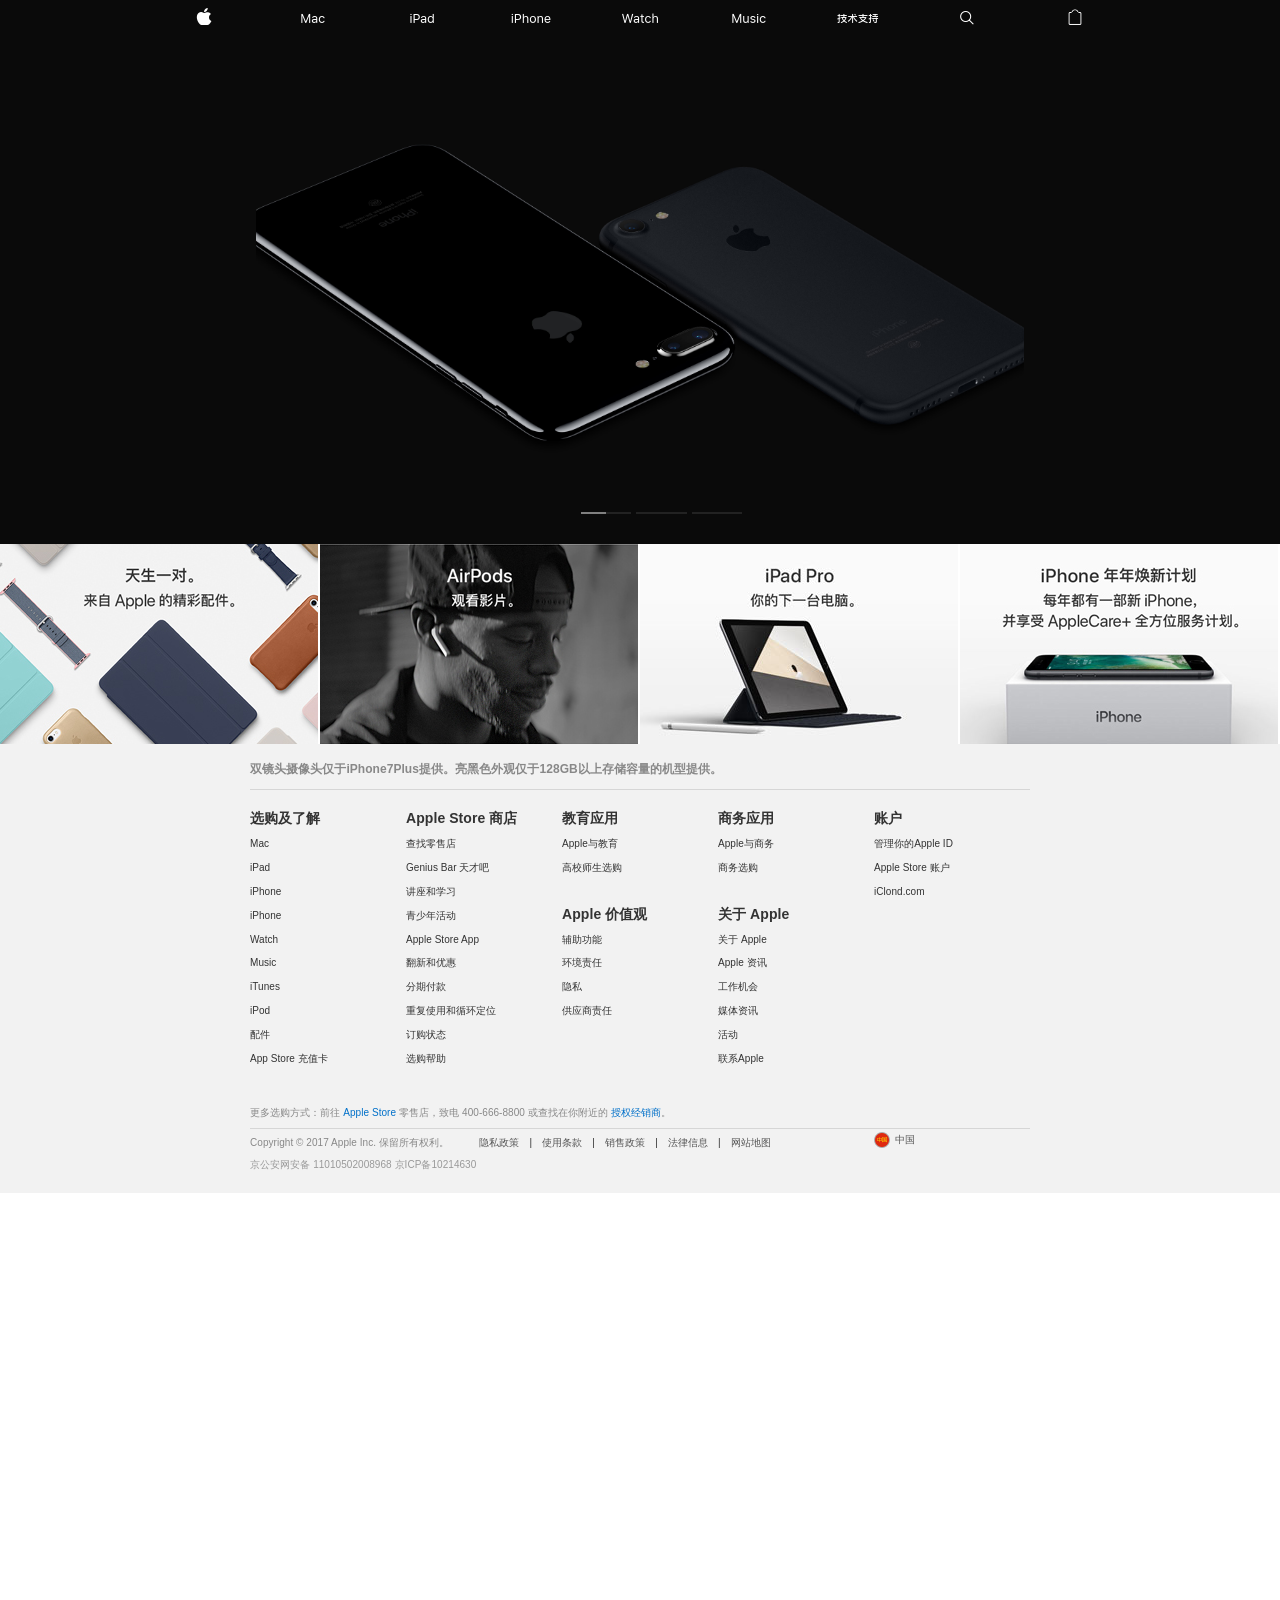
<file: index.html>
<!DOCTYPE html>
<html lang="en">
<head>
    <meta charset="UTF-8">
    <title>Apple</title>
    <link rel="stylesheet" href="font/iconfont.css">
    <link rel="stylesheet" href="css/public.css">
    <link rel="stylesheet" href="css/index.css">
    <link rel="stylesheet" href="css/apple.css">
    <script src="js/jquery.min.js"></script>
    <script src="js/index.js"></script>
</head>
<body>
<div class="small">
    <div class="nav">
        <div class="con">
            <ul class="nav-list">
                <li>
                    <div class="btn">
                        <div class="line1"></div>
                        <div class="line2"></div>
                    </div>
                </li>
                <li><a href="" class="iconfont icon-apple_large"></a></li>
                <li><a href="" class="iconfont icon-bag_large"></a></li>
            </ul>
        </div>
    </div>
    <ul class="nume">
        <li><a href="" class="iconfont icon-mac_large"></a></li>
        <li><a href="" class="iconfont icon-ipad_large"></a></li>
        <li><a href="" class="iconfont icon-iphone_large"></a></li>
        <li><a href="" class="iconfont icon-watch_large"></a></li>
        <li><a href="" class="iconfont icon-music_large"></a></li>
        <li><a href="" class="iconfont icon-support_large"></a></li>
        <li class="one">
            <span class="iconfont icon-search_large">
            </span>
            <span class="last">搜索apple.com</span>
        </li>
    </ul>
</div>
<div class="large">
    <div class="nav">
        <div class="con">
            <ul class="nav-list">
                <li><a href="" class="iconfont icon-apple_large"></a></li>
                <li><a href="" class="iconfont icon-mac_large"></a></li>
                <li><a href="" class="iconfont icon-ipad_large"></a></li>
                <li><a href="" class="iconfont icon-iphone_large"></a></li>
                <li><a href="" class="iconfont icon-watch_large"></a></li>
                <li><a href="" class="iconfont icon-music_large"></a></li>
                <li><a href="" class="iconfont icon-support_large"></a></li>
                <li><a href="" class="iconfont icon-search_large"></a></li>
                <li><a href="" class="iconfont icon-bag_large"></a></li>
            </ul>
        </div>
    </div>
</div>
<div class="banner">
    <ul class="imgbox">
        <li class="img"><a href=""></a></li>
        <li class="img"><a href=""></a></li>
        <li class="img"><a href=""></a></li>
    </ul>
    <div class="left">
        <div class="leftbtn"><</div>
    </div>
    <div class="right">
        <div class="rightbtn">></div>
    </div>
    <ul class="lunbo">
        <li class="lbtn">
            <div class="progress"></div>
        </li>
        <li class="lbtn">
            <div class="progress"></div>
        </li>
        <li class="lbtn">
            <div class="progress"></div>
        </li>
    </ul>
</div>
<div class="container">
    <div class="row">
        <ul class="forebox col-l-12 col-m-12 col-s-12">
            <div class="container">
                <div class="row">
                    <li class="foreimg col-l-3 col-m-6 col-s-12"><a href=""></a></li>
                    <li class="foreimg col-l-3 col-m-6 col-s-12"><a href=""></a></li>
                    <li class="foreimg col-l-3 col-m-6 col-s-12"><a href=""></a></li>
                    <li class="foreimg col-l-3 col-m-6 col-s-12"><a href=""></a></li>
                </div>
            </div>
        </ul>
    </div>
</div>
<div class="server">
    <div class="con">
        <h2>双镜头摄像头仅于iPhone7Plus提供。亮黑色外观仅于128GB以上存储容量的机型提供。</h2>
        <div class="cont">
          <dl>
              <dt>选购及了解</dt>
              <dd><a href="">Mac</a></dd>
              <dd><a href="">iPad</a></dd>
              <dd><a href="">iPhone</a></dd>
              <dd><a href="">iPhone</a></dd>
              <dd><a href="">Watch</a></dd>
              <dd><a href="">Music</a></dd>
              <dd><a href="">iTunes</a></dd>
              <dd><a href="">iPod</a></dd>
              <dd><a href="">配件</a></dd>
              <dd><a href="">App Store 充值卡</a></dd>
          </dl>
            <dl>
                <dt>Apple Store 商店</dt>
                <dd><a href="">查找零售店</a></dd>
                <dd><a href="">Genius Bar 天才吧</a></dd>
                <dd><a href="">讲座和学习</a></dd>
                <dd><a href="">青少年活动</a></dd>
                <dd><a href=""> Apple Store App</a></dd>
                <dd><a href="">翻新和优惠</a></dd>
                <dd><a href="">分期付款</a></dd>
                <dd><a href="">重复使用和循环定位</a></dd>
                <dd><a href="">订购状态</a></dd>
                <dd><a href="">选购帮助</a></dd>
            </dl>
            <dl>
                <dt>教育应用</dt>
                <dd><a href="">Apple与教育</a></dd>
                <dd><a href="">高校师生选购</a></dd>
            </dl>
            <dl>
                <dt>商务应用</dt>
                <dd><a href="">Apple与商务</a></dd>
                <dd><a href="">商务选购</a></dd>
            </dl>
            <dl>
                <dt>账户</dt>
                <dd><a href="">管理你的Apple ID</a></dd>
                <dd><a href="">Apple Store 账户</a></dd>
                <dd><a href="">iClond.com</a></dd>
            </dl>
            <dl>
                <dt>Apple 价值观</dt>
                <dd><a href="">辅助功能</a></dd>
                <dd><a href="">环境责任</a></dd>
                <dd><a href="">隐私</a></dd>
                <dd><a href="">供应商责任</a></dd>
            </dl>
            <dl>
                <dt>关于 Apple</dt>
                <dd><a href="">关于 Apple</a></dd>
                <dd><a href="">Apple 资讯</a></dd>
                <dd><a href="">工作机会</a></dd>
                <dd><a href="">媒体资讯</a></dd>
                <dd><a href="">活动</a></dd>
                <dd><a href="">联系Apple</a></dd>
            </dl>
            <div class="clear" style="clear:both"></div>
        </div>
        <ul class="smallfooter">
            <li class="smallli">
                <div class="topxuan">
                    <a href="" class="xuangou aa">选购及了解</a>
                    <span class="add">+</span>
                </div>
                <ul class="footermune">
                    <li><a href="javascript:;">Mac</a></li>
                    <li><a href="javascript:;">iPad</a></li>
                    <li><a href="javascript:;">iPhone</a></li>
                    <li><a href="javascript:;">Watch</a></li>
                    <li><a href="javascript:;">Music</a></li>
                    <li><a href="javascript:;">Itnues</a></li>
                    <li><a href="javascript:;">iPod</a></li>
                    <li><a href="javascript:;">配件</a></li>
                    <li><a href="javascript:;">App Store充值卡</a></li>
                </ul>
            </li>
            <li>
                <div class="topxuan">
                    <a href="" class="xuangou aa">Apple Store</a>
                    <span class="add">+</span>
                </div>
                <ul class="footermune">
                    <li><a href="">查找零售店</a></li>
                    <li><a href="">Genius Bar 天才吧</a></li>
                    <li><a href="">讲座和学习</a></li>
                    <li><a href="">青少年活动</a></li>
                    <li><a href="">Apple Store App</a></li>
                    <li><a href="">翻新和优惠</a></li>
                    <li><a href="">分期付款</a></li>
                    <li><a href="">重复使用和循环利用</a></li>
                    <li><a href="">订单状态</a></li>
                    <li><a href="">选购帮助</a></li>
                </ul>
            </li>
            <li>
                <div class="topxuan">
                    <a href="" class="xuangou aa">教育应用</a>
                    <span class="add">+</span>
                </div>
                <ul class="footermune">
                    <li><a href="">Apple与教育</a></li>
                    <li><a href="">高校师生选购</a></li>
                </ul>
            </li>
            <li>
                <div class="topxuan">
                    <a href="" class="xuangou aa">商务应用</a>
                    <span class="add">+</span>
                </div>

                <ul class="footermune">
                    <li><a href="">Apple与商务</a></li>
                    <li><a href="">商务选购</a></li>
                </ul>
            </li>
            <li>
                <div class="topxuan">
                    <a href="" class="xuangou aa">账户</a>
                    <span class="add">+</span>
                </div>

                <ul class="footermune">
                    <li><a href="">管理你的Apple ID</a></li>
                    <li><a href="">Apple Store账户</a></li>
                    <li><a href="">iCloud.com</a></li>
                </ul>
            </li>
            <li>
                <div class="topxuan">
                    <a href="" class="xuangou aa">Apple价值观</a>
                    <span class="add">+</span>
                </div>

                <ul class="footermune">
                    <li><a href="">辅助功能</a></li>
                    <li><a href="">环境责任</a></li>
                    <li><a href="">隐私</a></li>
                    <li><a href="">供应商责任</a></li>
                </ul>
            </li>
            <li>
                <div class="topxuan">
                    <a href="" class="xuangou aa">关于Apple</a>
                    <span class="add">+</span>
                </div>
                <ul class="footermune">
                    <li><a href="">Apple 资讯</a></li>
                    <li><a href="">工作机会</a></li>
                    <li><a href="">媒体资讯</a></li>
                    <li><a href="">活动</a></li>
                    <li><a href="">联系 Apple</a></li>
                </ul>
            </li>
        </ul>
        <div class="shop">更多选购方式：前往 <a href="">Apple Store</a> 零售店，致电 400-666-8800 或查找在你附近的 <a href="">授权经销商</a>。
        </div>
        <div class="legal">
            <div class="right">
                <span class="china"></span>
                <span>中国</span>
            </div>
            <div class="copyright">Copyright © 2017 Apple Inc. 保留所有权利。</div>
            <ul>
                <li><a href="">隐私政策</a></li>
                <li>|</li>
                <li><a href="">使用条款</a></li>
                <li>|</li>
                <li><a href="">销售政策</a></li>
                <li>|</li>
                <li><a href="">法律信息</a></li>
                <li>|</li>
                <li><a href="">网站地图</a></li>
            </ul>

        </div>
        <br>
        <p class="dibup">京公安网安备 11010502008968 <a href="">京ICP备10214630</a> </p>
    </div>
</div>
</body>
</html>
<!-- 浏览器最小化后  浏览器失去焦点   setInterval进程还在继续  但界面显示的还是最小化时候的状态
window.onblur=function(){
    clearInterval(t1)
}
window.onblur=function(){
    t1=setInterval();
} -->
</file>
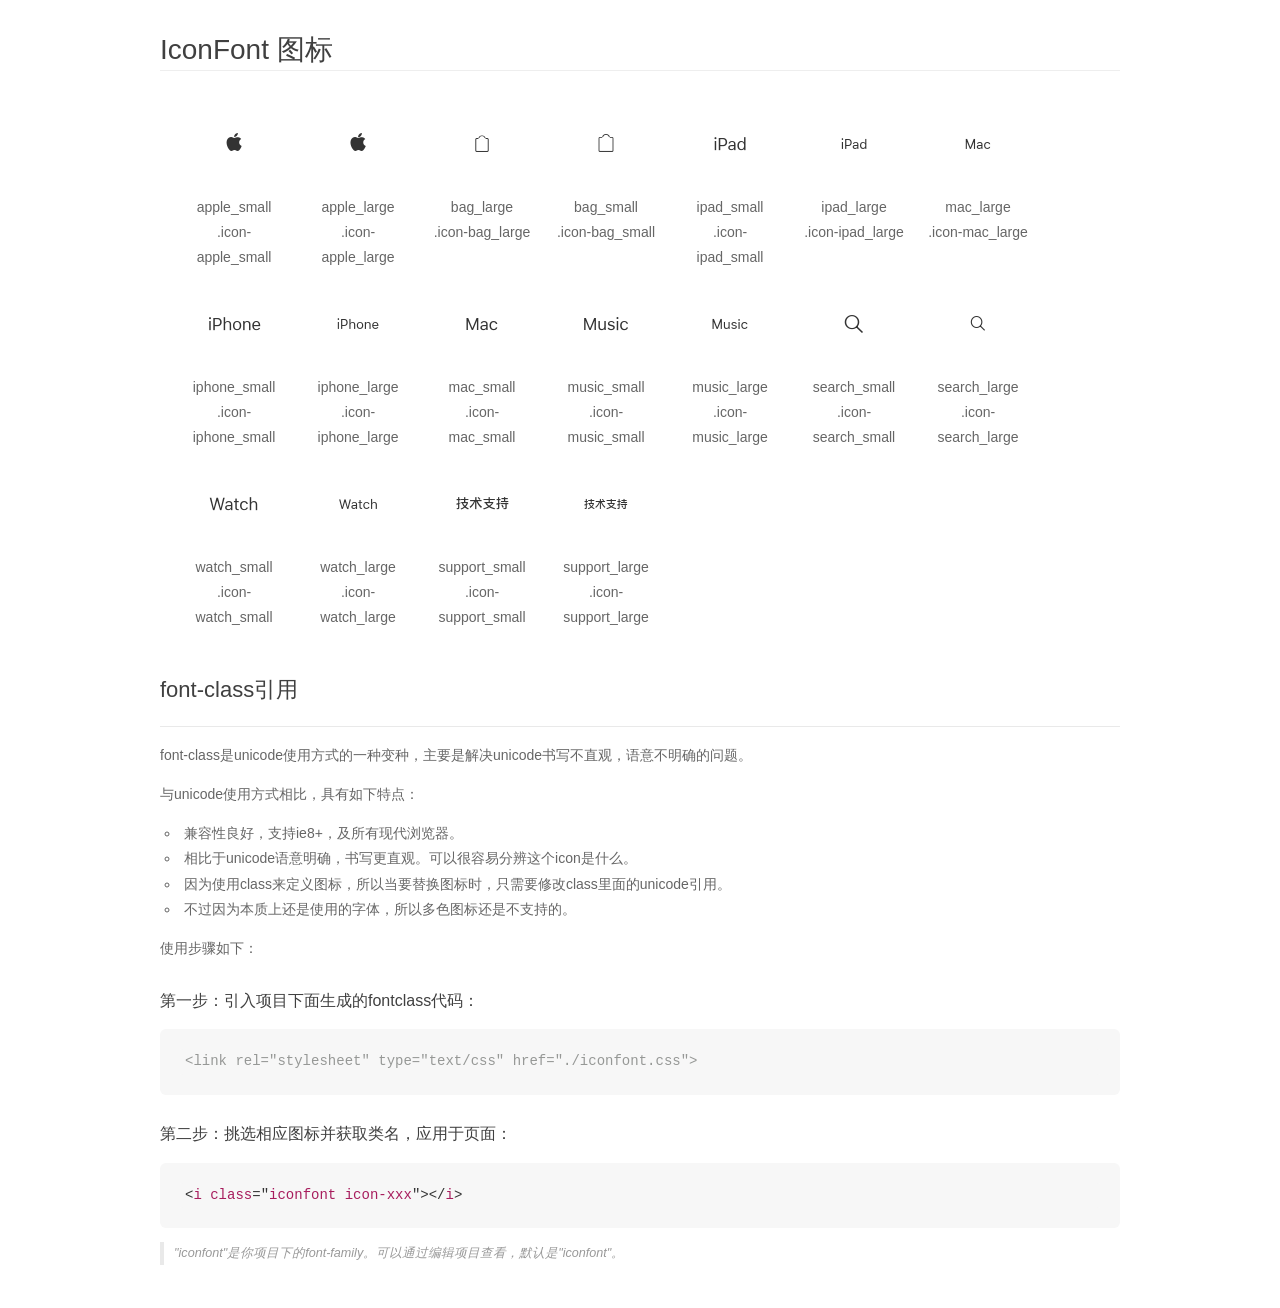
<file: font/demo_fontclass.html>
<!DOCTYPE html>
<html>
<head>
    <meta charset="utf-8"/>
    <title>IconFont</title>
    <link rel="stylesheet" href="demo.css">
    <link rel="stylesheet" href="iconfont.css">
</head>
<body>
    <div class="main markdown">
        <h1>IconFont 图标</h1>
        <ul class="icon_lists clear">
            
                <li>
                <i class="icon iconfont icon-apple_small"></i>
                    <div class="name">apple_small</div>
                    <div class="fontclass">.icon-apple_small</div>
                </li>
            
                <li>
                <i class="icon iconfont icon-apple_large"></i>
                    <div class="name">apple_large</div>
                    <div class="fontclass">.icon-apple_large</div>
                </li>
            
                <li>
                <i class="icon iconfont icon-bag_large"></i>
                    <div class="name">bag_large</div>
                    <div class="fontclass">.icon-bag_large</div>
                </li>
            
                <li>
                <i class="icon iconfont icon-bag_small"></i>
                    <div class="name">bag_small</div>
                    <div class="fontclass">.icon-bag_small</div>
                </li>
            
                <li>
                <i class="icon iconfont icon-ipad_small"></i>
                    <div class="name">ipad_small</div>
                    <div class="fontclass">.icon-ipad_small</div>
                </li>
            
                <li>
                <i class="icon iconfont icon-ipad_large"></i>
                    <div class="name">ipad_large</div>
                    <div class="fontclass">.icon-ipad_large</div>
                </li>
            
                <li>
                <i class="icon iconfont icon-mac_large"></i>
                    <div class="name">mac_large</div>
                    <div class="fontclass">.icon-mac_large</div>
                </li>
            
                <li>
                <i class="icon iconfont icon-iphone_small"></i>
                    <div class="name">iphone_small</div>
                    <div class="fontclass">.icon-iphone_small</div>
                </li>
            
                <li>
                <i class="icon iconfont icon-iphone_large"></i>
                    <div class="name">iphone_large</div>
                    <div class="fontclass">.icon-iphone_large</div>
                </li>
            
                <li>
                <i class="icon iconfont icon-mac_small"></i>
                    <div class="name">mac_small</div>
                    <div class="fontclass">.icon-mac_small</div>
                </li>
            
                <li>
                <i class="icon iconfont icon-music_small"></i>
                    <div class="name">music_small</div>
                    <div class="fontclass">.icon-music_small</div>
                </li>
            
                <li>
                <i class="icon iconfont icon-music_large"></i>
                    <div class="name">music_large</div>
                    <div class="fontclass">.icon-music_large</div>
                </li>
            
                <li>
                <i class="icon iconfont icon-search_small"></i>
                    <div class="name">search_small</div>
                    <div class="fontclass">.icon-search_small</div>
                </li>
            
                <li>
                <i class="icon iconfont icon-search_large"></i>
                    <div class="name">search_large</div>
                    <div class="fontclass">.icon-search_large</div>
                </li>
            
                <li>
                <i class="icon iconfont icon-watch_small"></i>
                    <div class="name">watch_small</div>
                    <div class="fontclass">.icon-watch_small</div>
                </li>
            
                <li>
                <i class="icon iconfont icon-watch_large"></i>
                    <div class="name">watch_large</div>
                    <div class="fontclass">.icon-watch_large</div>
                </li>
            
                <li>
                <i class="icon iconfont icon-support_small"></i>
                    <div class="name">support_small</div>
                    <div class="fontclass">.icon-support_small</div>
                </li>
            
                <li>
                <i class="icon iconfont icon-support_large"></i>
                    <div class="name">support_large</div>
                    <div class="fontclass">.icon-support_large</div>
                </li>
            
        </ul>

        <h2 id="font-class-">font-class引用</h2>
        <hr>

        <p>font-class是unicode使用方式的一种变种，主要是解决unicode书写不直观，语意不明确的问题。</p>
        <p>与unicode使用方式相比，具有如下特点：</p>
        <ul>
        <li>兼容性良好，支持ie8+，及所有现代浏览器。</li>
        <li>相比于unicode语意明确，书写更直观。可以很容易分辨这个icon是什么。</li>
        <li>因为使用class来定义图标，所以当要替换图标时，只需要修改class里面的unicode引用。</li>
        <li>不过因为本质上还是使用的字体，所以多色图标还是不支持的。</li>
        </ul>
        <p>使用步骤如下：</p>
        <h3 id="-fontclass-">第一步：引入项目下面生成的fontclass代码：</h3>


        <pre><code class="lang-js hljs javascript"><span class="hljs-comment">&lt;link rel="stylesheet" type="text/css" href="./iconfont.css"&gt;</span></code></pre>
        <h3 id="-">第二步：挑选相应图标并获取类名，应用于页面：</h3>
        <pre><code class="lang-css hljs">&lt;<span class="hljs-selector-tag">i</span> <span class="hljs-selector-tag">class</span>="<span class="hljs-selector-tag">iconfont</span> <span class="hljs-selector-tag">icon-xxx</span>"&gt;&lt;/<span class="hljs-selector-tag">i</span>&gt;</code></pre>
        <blockquote>
        <p>"iconfont"是你项目下的font-family。可以通过编辑项目查看，默认是"iconfont"。</p>
        </blockquote>
    </div>
</body>
</html>
</file>
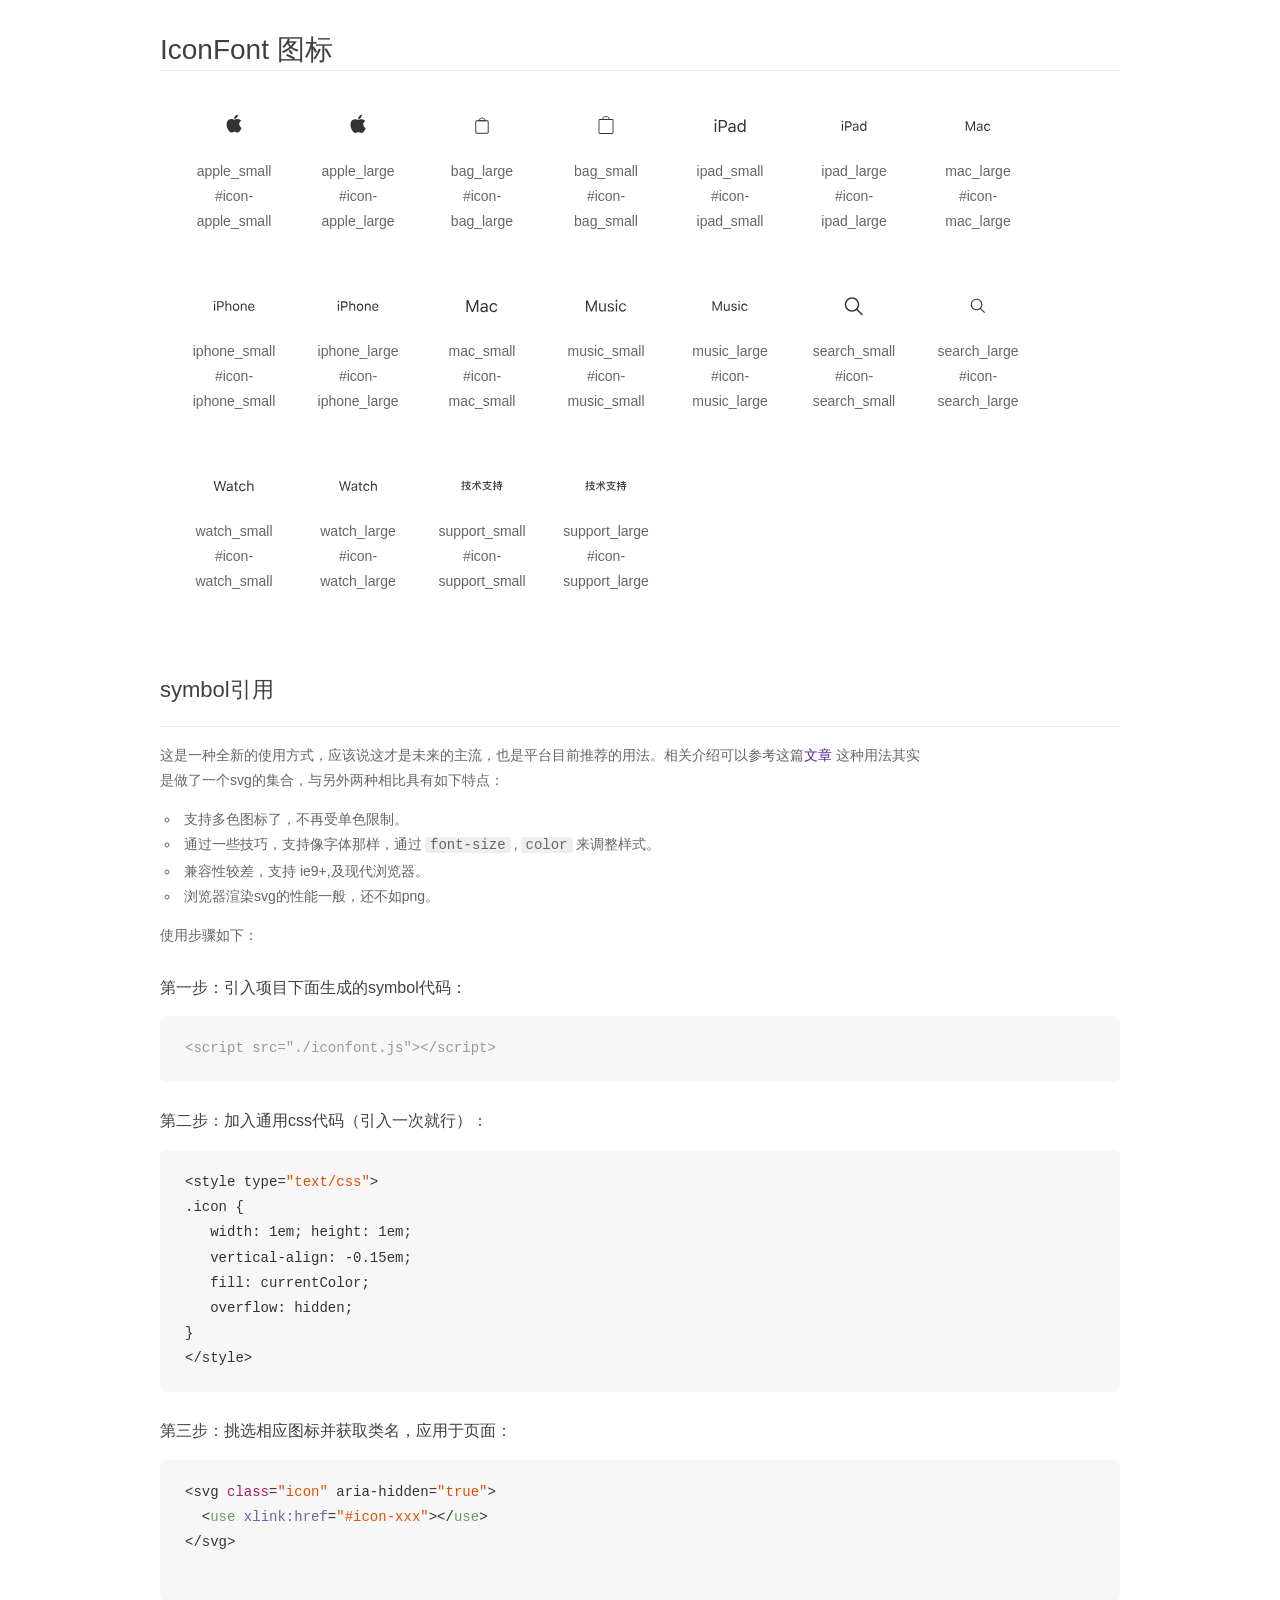
<file: font/demo_symbol.html>
<!DOCTYPE html>
<html>
<head>
    <meta charset="utf-8"/>
    <title>IconFont</title>
    <link rel="stylesheet" href="demo.css">
    <script src="iconfont.js"></script>

    <style type="text/css">
        .icon {
          /* 通过设置 font-size 来改变图标大小 */
          width: 1em; height: 1em;
          /* 图标和文字相邻时，垂直对齐 */
          vertical-align: -0.15em;
          /* 通过设置 color 来改变 SVG 的颜色/fill */
          fill: currentColor;
          /* path 和 stroke 溢出 viewBox 部分在 IE 下会显示
             normalize.css 中也包含这行 */
          overflow: hidden;
        }

    </style>
</head>
<body>
    <div class="main markdown">
        <h1>IconFont 图标</h1>
        <ul class="icon_lists clear">
            
                <li>
                    <svg class="icon" aria-hidden="true">
                        <use xlink:href="#icon-apple_small"></use>
                    </svg>
                    <div class="name">apple_small</div>
                    <div class="fontclass">#icon-apple_small</div>
                </li>
            
                <li>
                    <svg class="icon" aria-hidden="true">
                        <use xlink:href="#icon-apple_large"></use>
                    </svg>
                    <div class="name">apple_large</div>
                    <div class="fontclass">#icon-apple_large</div>
                </li>
            
                <li>
                    <svg class="icon" aria-hidden="true">
                        <use xlink:href="#icon-bag_large"></use>
                    </svg>
                    <div class="name">bag_large</div>
                    <div class="fontclass">#icon-bag_large</div>
                </li>
            
                <li>
                    <svg class="icon" aria-hidden="true">
                        <use xlink:href="#icon-bag_small"></use>
                    </svg>
                    <div class="name">bag_small</div>
                    <div class="fontclass">#icon-bag_small</div>
                </li>
            
                <li>
                    <svg class="icon" aria-hidden="true">
                        <use xlink:href="#icon-ipad_small"></use>
                    </svg>
                    <div class="name">ipad_small</div>
                    <div class="fontclass">#icon-ipad_small</div>
                </li>
            
                <li>
                    <svg class="icon" aria-hidden="true">
                        <use xlink:href="#icon-ipad_large"></use>
                    </svg>
                    <div class="name">ipad_large</div>
                    <div class="fontclass">#icon-ipad_large</div>
                </li>
            
                <li>
                    <svg class="icon" aria-hidden="true">
                        <use xlink:href="#icon-mac_large"></use>
                    </svg>
                    <div class="name">mac_large</div>
                    <div class="fontclass">#icon-mac_large</div>
                </li>
            
                <li>
                    <svg class="icon" aria-hidden="true">
                        <use xlink:href="#icon-iphone_small"></use>
                    </svg>
                    <div class="name">iphone_small</div>
                    <div class="fontclass">#icon-iphone_small</div>
                </li>
            
                <li>
                    <svg class="icon" aria-hidden="true">
                        <use xlink:href="#icon-iphone_large"></use>
                    </svg>
                    <div class="name">iphone_large</div>
                    <div class="fontclass">#icon-iphone_large</div>
                </li>
            
                <li>
                    <svg class="icon" aria-hidden="true">
                        <use xlink:href="#icon-mac_small"></use>
                    </svg>
                    <div class="name">mac_small</div>
                    <div class="fontclass">#icon-mac_small</div>
                </li>
            
                <li>
                    <svg class="icon" aria-hidden="true">
                        <use xlink:href="#icon-music_small"></use>
                    </svg>
                    <div class="name">music_small</div>
                    <div class="fontclass">#icon-music_small</div>
                </li>
            
                <li>
                    <svg class="icon" aria-hidden="true">
                        <use xlink:href="#icon-music_large"></use>
                    </svg>
                    <div class="name">music_large</div>
                    <div class="fontclass">#icon-music_large</div>
                </li>
            
                <li>
                    <svg class="icon" aria-hidden="true">
                        <use xlink:href="#icon-search_small"></use>
                    </svg>
                    <div class="name">search_small</div>
                    <div class="fontclass">#icon-search_small</div>
                </li>
            
                <li>
                    <svg class="icon" aria-hidden="true">
                        <use xlink:href="#icon-search_large"></use>
                    </svg>
                    <div class="name">search_large</div>
                    <div class="fontclass">#icon-search_large</div>
                </li>
            
                <li>
                    <svg class="icon" aria-hidden="true">
                        <use xlink:href="#icon-watch_small"></use>
                    </svg>
                    <div class="name">watch_small</div>
                    <div class="fontclass">#icon-watch_small</div>
                </li>
            
                <li>
                    <svg class="icon" aria-hidden="true">
                        <use xlink:href="#icon-watch_large"></use>
                    </svg>
                    <div class="name">watch_large</div>
                    <div class="fontclass">#icon-watch_large</div>
                </li>
            
                <li>
                    <svg class="icon" aria-hidden="true">
                        <use xlink:href="#icon-support_small"></use>
                    </svg>
                    <div class="name">support_small</div>
                    <div class="fontclass">#icon-support_small</div>
                </li>
            
                <li>
                    <svg class="icon" aria-hidden="true">
                        <use xlink:href="#icon-support_large"></use>
                    </svg>
                    <div class="name">support_large</div>
                    <div class="fontclass">#icon-support_large</div>
                </li>
            
        </ul>


        <h2 id="symbol-">symbol引用</h2>
        <hr>

        <p>这是一种全新的使用方式，应该说这才是未来的主流，也是平台目前推荐的用法。相关介绍可以参考这篇<a href="">文章</a>
        这种用法其实是做了一个svg的集合，与另外两种相比具有如下特点：</p>
        <ul>
          <li>支持多色图标了，不再受单色限制。</li>
          <li>通过一些技巧，支持像字体那样，通过<code>font-size</code>,<code>color</code>来调整样式。</li>
          <li>兼容性较差，支持 ie9+,及现代浏览器。</li>
          <li>浏览器渲染svg的性能一般，还不如png。</li>
        </ul>
        <p>使用步骤如下：</p>
        <h3 id="-symbol-">第一步：引入项目下面生成的symbol代码：</h3>
        <pre><code class="lang-js hljs javascript"><span class="hljs-comment">&lt;script src="./iconfont.js"&gt;&lt;/script&gt;</span></code></pre>
        <h3 id="-css-">第二步：加入通用css代码（引入一次就行）：</h3>
        <pre><code class="lang-js hljs javascript">&lt;style type=<span class="hljs-string">"text/css"</span>&gt;
.icon {
   width: <span class="hljs-number">1</span>em; height: <span class="hljs-number">1</span>em;
   vertical-align: <span class="hljs-number">-0.15</span>em;
   fill: currentColor;
   overflow: hidden;
}
&lt;<span class="hljs-regexp">/style&gt;</span></code></pre>
        <h3 id="-">第三步：挑选相应图标并获取类名，应用于页面：</h3>
        <pre><code class="lang-js hljs javascript">&lt;svg <span class="hljs-class"><span class="hljs-keyword">class</span></span>=<span class="hljs-string">"icon"</span> aria-hidden=<span class="hljs-string">"true"</span>&gt;<span class="xml"><span class="hljs-tag">
  &lt;<span class="hljs-name">use</span> <span class="hljs-attr">xlink:href</span>=<span class="hljs-string">"#icon-xxx"</span>&gt;</span><span class="hljs-tag">&lt;/<span class="hljs-name">use</span>&gt;</span>
</span>&lt;<span class="hljs-regexp">/svg&gt;
        </span></code></pre>
    </div>
</body>
</html>
</file>
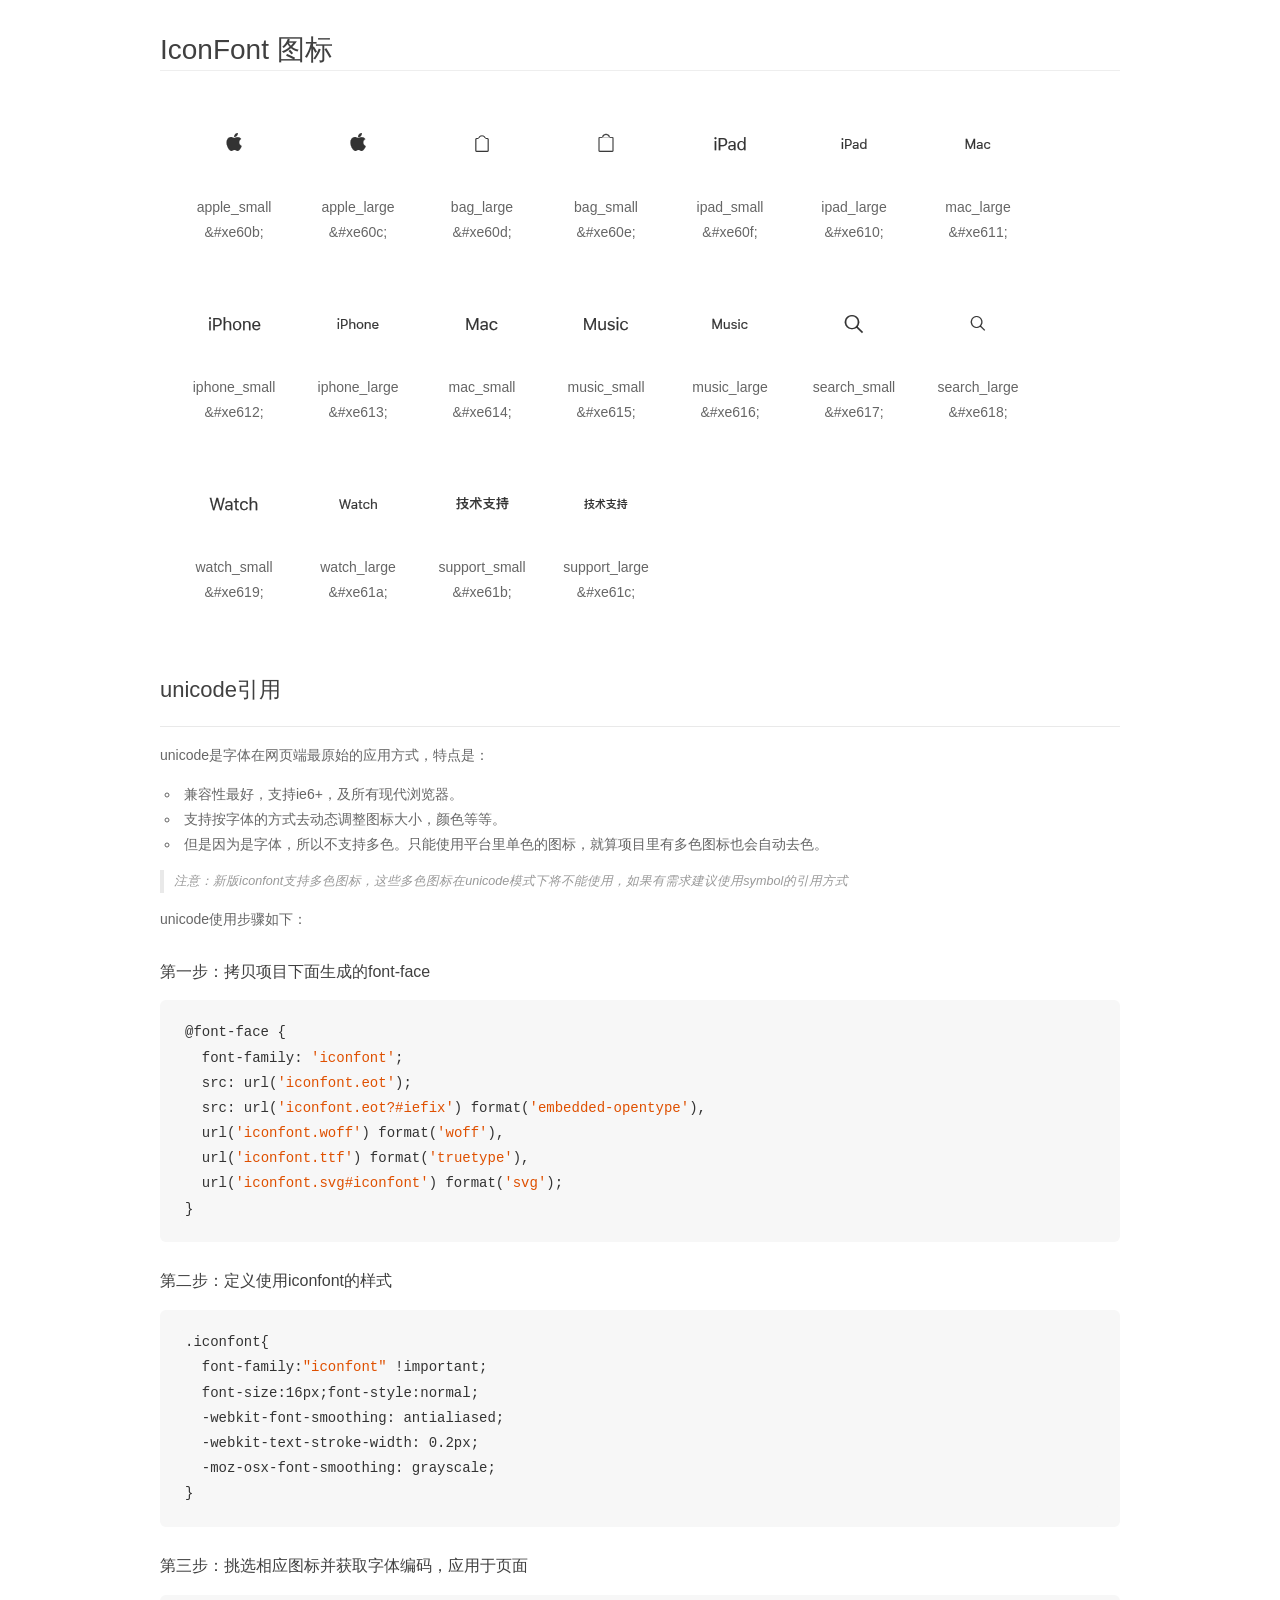
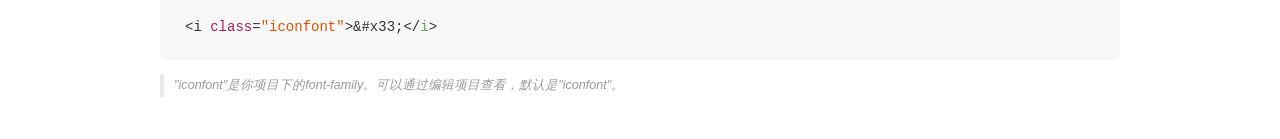
<file: font/demo_unicode.html>
<!DOCTYPE html>
<html>
<head>
    <meta charset="utf-8"/>
    <title>IconFont</title>
    <link rel="stylesheet" href="demo.css">

    <style type="text/css">

        @font-face {font-family: "iconfont";
          src: url('iconfont.eot'); /* IE9*/
          src: url('iconfont.eot#iefix') format('embedded-opentype'), /* IE6-IE8 */
          url('iconfont.woff') format('woff'), /* chrome, firefox */
          url('iconfont.ttf') format('truetype'), /* chrome, firefox, opera, Safari, Android, iOS 4.2+*/
          url('iconfont.svg#iconfont') format('svg'); /* iOS 4.1- */
        }

        .iconfont {
          font-family:"iconfont" !important;
          font-size:16px;
          font-style:normal;
          -webkit-font-smoothing: antialiased;
          -webkit-text-stroke-width: 0.2px;
          -moz-osx-font-smoothing: grayscale;
        }

    </style>
</head>
<body>
    <div class="main markdown">
        <h1>IconFont 图标</h1>
        <ul class="icon_lists clear">
            
                <li>
                <i class="icon iconfont">&#xe60b;</i>
                    <div class="name">apple_small</div>
                    <div class="code">&amp;#xe60b;</div>
                </li>
            
                <li>
                <i class="icon iconfont">&#xe60c;</i>
                    <div class="name">apple_large</div>
                    <div class="code">&amp;#xe60c;</div>
                </li>
            
                <li>
                <i class="icon iconfont">&#xe60d;</i>
                    <div class="name">bag_large</div>
                    <div class="code">&amp;#xe60d;</div>
                </li>
            
                <li>
                <i class="icon iconfont">&#xe60e;</i>
                    <div class="name">bag_small</div>
                    <div class="code">&amp;#xe60e;</div>
                </li>
            
                <li>
                <i class="icon iconfont">&#xe60f;</i>
                    <div class="name">ipad_small</div>
                    <div class="code">&amp;#xe60f;</div>
                </li>
            
                <li>
                <i class="icon iconfont">&#xe610;</i>
                    <div class="name">ipad_large</div>
                    <div class="code">&amp;#xe610;</div>
                </li>
            
                <li>
                <i class="icon iconfont">&#xe611;</i>
                    <div class="name">mac_large</div>
                    <div class="code">&amp;#xe611;</div>
                </li>
            
                <li>
                <i class="icon iconfont">&#xe612;</i>
                    <div class="name">iphone_small</div>
                    <div class="code">&amp;#xe612;</div>
                </li>
            
                <li>
                <i class="icon iconfont">&#xe613;</i>
                    <div class="name">iphone_large</div>
                    <div class="code">&amp;#xe613;</div>
                </li>
            
                <li>
                <i class="icon iconfont">&#xe614;</i>
                    <div class="name">mac_small</div>
                    <div class="code">&amp;#xe614;</div>
                </li>
            
                <li>
                <i class="icon iconfont">&#xe615;</i>
                    <div class="name">music_small</div>
                    <div class="code">&amp;#xe615;</div>
                </li>
            
                <li>
                <i class="icon iconfont">&#xe616;</i>
                    <div class="name">music_large</div>
                    <div class="code">&amp;#xe616;</div>
                </li>
            
                <li>
                <i class="icon iconfont">&#xe617;</i>
                    <div class="name">search_small</div>
                    <div class="code">&amp;#xe617;</div>
                </li>
            
                <li>
                <i class="icon iconfont">&#xe618;</i>
                    <div class="name">search_large</div>
                    <div class="code">&amp;#xe618;</div>
                </li>
            
                <li>
                <i class="icon iconfont">&#xe619;</i>
                    <div class="name">watch_small</div>
                    <div class="code">&amp;#xe619;</div>
                </li>
            
                <li>
                <i class="icon iconfont">&#xe61a;</i>
                    <div class="name">watch_large</div>
                    <div class="code">&amp;#xe61a;</div>
                </li>
            
                <li>
                <i class="icon iconfont">&#xe61b;</i>
                    <div class="name">support_small</div>
                    <div class="code">&amp;#xe61b;</div>
                </li>
            
                <li>
                <i class="icon iconfont">&#xe61c;</i>
                    <div class="name">support_large</div>
                    <div class="code">&amp;#xe61c;</div>
                </li>
            
        </ul>
        <h2 id="unicode-">unicode引用</h2>
        <hr>

        <p>unicode是字体在网页端最原始的应用方式，特点是：</p>
        <ul>
        <li>兼容性最好，支持ie6+，及所有现代浏览器。</li>
        <li>支持按字体的方式去动态调整图标大小，颜色等等。</li>
        <li>但是因为是字体，所以不支持多色。只能使用平台里单色的图标，就算项目里有多色图标也会自动去色。</li>
        </ul>
        <blockquote>
        <p>注意：新版iconfont支持多色图标，这些多色图标在unicode模式下将不能使用，如果有需求建议使用symbol的引用方式</p>
        </blockquote>
        <p>unicode使用步骤如下：</p>
        <h3 id="-font-face">第一步：拷贝项目下面生成的font-face</h3>
        <pre><code class="lang-js hljs javascript">@font-face {
  font-family: <span class="hljs-string">'iconfont'</span>;
  src: url(<span class="hljs-string">'iconfont.eot'</span>);
  src: url(<span class="hljs-string">'iconfont.eot?#iefix'</span>) format(<span class="hljs-string">'embedded-opentype'</span>),
  url(<span class="hljs-string">'iconfont.woff'</span>) format(<span class="hljs-string">'woff'</span>),
  url(<span class="hljs-string">'iconfont.ttf'</span>) format(<span class="hljs-string">'truetype'</span>),
  url(<span class="hljs-string">'iconfont.svg#iconfont'</span>) format(<span class="hljs-string">'svg'</span>);
}
</code></pre>
        <h3 id="-iconfont-">第二步：定义使用iconfont的样式</h3>
        <pre><code class="lang-js hljs javascript">.iconfont{
  font-family:<span class="hljs-string">"iconfont"</span> !important;
  font-size:<span class="hljs-number">16</span>px;font-style:normal;
  -webkit-font-smoothing: antialiased;
  -webkit-text-stroke-width: <span class="hljs-number">0.2</span>px;
  -moz-osx-font-smoothing: grayscale;
}
</code></pre>
        <h3 id="-">第三步：挑选相应图标并获取字体编码，应用于页面</h3>
        <pre><code class="lang-js hljs javascript">&lt;i <span class="hljs-class"><span class="hljs-keyword">class</span></span>=<span class="hljs-string">"iconfont"</span>&gt;&amp;#x33;<span class="xml"><span class="hljs-tag">&lt;/<span class="hljs-name">i</span>&gt;</span></span></code></pre>

        <blockquote>
        <p>"iconfont"是你项目下的font-family。可以通过编辑项目查看，默认是"iconfont"。</p>
        </blockquote>
    </div>


</body>
</html>
</file>
<file: font/iconfont.css>
@font-face {font-family: "iconfont";
  src: url('iconfont.eot?t=1489657443042'); /* IE9*/
  src: url('iconfont.eot?t=1489657443042#iefix') format('embedded-opentype'), /* IE6-IE8 */
  url('iconfont.woff?t=1489657443042') format('woff'), /* chrome, firefox */
  url('iconfont.ttf?t=1489657443042') format('truetype'), /* chrome, firefox, opera, Safari, Android, iOS 4.2+*/
  url('iconfont.svg?t=1489657443042#iconfont') format('svg'); /* iOS 4.1- */
}

.iconfont {
  font-family:"iconfont" !important;
  font-size:40px;
  font-style:normal;
  -webkit-font-smoothing: antialiased;
  -moz-osx-font-smoothing: grayscale;
}

.icon-apple_small:before { content: "\e60b"; }

.icon-apple_large:before { content: "\e60c"; }

.icon-bag_large:before { content: "\e60d"; }

.icon-bag_small:before { content: "\e60e"; }

.icon-ipad_small:before { content: "\e60f"; }

.icon-ipad_large:before { content: "\e610"; }

.icon-mac_large:before { content: "\e611"; }

.icon-iphone_small:before { content: "\e612"; }

.icon-iphone_large:before { content: "\e613"; }

.icon-mac_small:before { content: "\e614"; }

.icon-music_small:before { content: "\e615"; }

.icon-music_large:before { content: "\e616"; }

.icon-search_small:before { content: "\e617"; }

.icon-search_large:before { content: "\e618"; }

.icon-watch_small:before { content: "\e619"; }

.icon-watch_large:before { content: "\e61a"; }

.icon-support_small:before { content: "\e61b"; }

.icon-support_large:before { content: "\e61c"; }
</file>
<file: css/public.css>
body,p,h1,h2,h3,h4,h5,h6,ul,li,input,dl,dt,dd{
      margin: 0;
      padding: 0;
      list-style:none;
      font-family: Arial,"微软雅黑","黑体","宋体";
      font-size: 14px;
}
a{
	color: #333;
	text-decoration: none;
}
img{
	border: 0;
}
</file>
<file: css/index.css>
body{
height:2000px;
}
.small{
    display:block;
    position:relative;
}
.large{
    display:none;
}
/*设置导航*/
.small .nav{
    width:100%;
    height:44px;
    /*background:rgba(0,0,0,0.8);*/
    background:#0a0a0a;
}
.small .nav .con{
    width:90%;
    margin:0 auto;
    height:100%;
}
.small .nav .con .nav-list{
    width:100%;
    height:100%;
}
.small .nav .con .nav-list li{
    width:33.333%;
    float:left;
    text-align:center;
    /*line-height:44px;*/
}
.small .nav .con .nav-list li:nth-child(1){
    text-align:left;
}
.small .nav .con .nav-list li:nth-child(3){
    text-align:right;
}
.small .nav .con .nav-list li a{
    color:#fff;
}
/*旋转按钮*/
.btn{
    width:20px;
    height:20px;
    margin-top:6px;
    border:1px solid rgba(0,0,0,0);
}
.line1{
    width:100%;
    height:1px;
    margin-top:8px;
    background:#fff;
}
.line2{
    width:100%;
    height:1px;
    margin-top:8px;
    background:#fff;
}
.btn .line1{
    transition:transform 1s ease;
}
.btn .line2{
    transition:transform 1s ease;
}
/*隐藏列表*/
.small .nume{
    width:100%;
    background:#0a0a0a;
    position:absolute;
    top:44px;
    left:0;
    z-index:999;
}
.small .nume li{
    margin:0 auto;
    width:90%;
    height:40px;
    border-bottom:1px solid #a8a8aa;
}
.small .nume li a{
    color:#fff;
}
.small .nume li a:hover{
    color:#ccc;
}
.small .nume .one{
    color:#fff;
    border-bottom:1px solid #ccc;
}
.small .nume .one .iconfont{
    margin-left:-10px;
    float:left;
}
.small .nume .one .last{
    font-size:14px;
    line-height:40px;
    float:left;
}
/*大屏状态下的*/
@media screen and (min-width:765px){
    .small{
        display:none;
    }
    .large{
        display:block;
    }
    .large .nav{
        width:100%;
        height:44px;
        background:#0a0a0a;
    }
    .large .nav .con{
        max-width:980px;
        padding:0 22px;
        margin:0 auto;
        height:100%;
    }
    .large .nav .con .nav-list{
        width:100%;
        height:100%;
    }
    .large .nav .con .nav-list li{
        width:11.1111%;
        float:left;
        text-align:center;
    }
    .large .nav .con .nav-list li a{
        color:#fff;
    }
    
}
/*banner*/
.banner{
    width:100%;
    height:420px;
    position:relative;
    overflow:hidden;
}
/*图片*/
.imgbox{
    width:100%;
    height:100%;
    /*margin:auto;*/
    position:relative;
    overflow:hidden;
}
.img{
    width:100%;
    height:100%;
    position:absolute;
    top:0;
    left:100%;
}
.img a{
    display:block;
    width:60%;
    height:100%;
    margin:0 auto;
    background-repeat:no-repeat;
    background-size:contain;
}
/*左右按钮*/
.left{
    width:20%;
    height:100%;
    position:absolute;
    left:0;
    top:0;
    z-index:20;
}
.leftbtn{
    width:60px;
    height:60px;
    position:absolute;
    top:220px;
    left:15%;
    border-radius:50%;
    background-color: rgba(180,180,180,0.25);
    color:#848484;
    text-align:center;
    line-height:60px;
    font-size:30px;
    opacity:0;
}
.left:hover .leftbtn{
    opacity:1;
}
.right{
    width:20%;
    height:100%;
    position:absolute;
    right:0;
    top:0;
    z-index:10;
}
.rightbtn{
    width:60px;
    height:60px;
    position:absolute;
    top:220px;
    right:15%;
    border-radius:50%;
    background-color: rgba(180,180,180,0.25);
    color:#848484;
    text-align:center;
    line-height:60px;
    font-size:30px;
    opacity:0;
}
.right:hover .rightbtn{
    opacity:1;
}
/*轮播点*/
.lunbo{
    width:180px;
    height:2px;
    position:absolute;
    bottom:30px;
    left:45%;
    z-index:11;
}
.lbtn{
    width:28%;
    height:100%;
    background:#222222;
    float:left;
    margin-left:5px;
}
.lbtn:after{
    content:"";
    display:block;
    clear:both;
}
/*进度条*/
.progress{
    width:0;
    height:100%;
    background:#808080;
}
	.img:nth-child(1){
        background:#0a0a0a;
        left:0;
    }
    .img:nth-child(1) a{
        background:url(../images/gallery/iphone_alt_small.jpg) no-repeat center;
        background-size:contain;
    }
    .img:nth-child(2){
        background:#f2f2f2;
    }
    .img:nth-child(2) a{
        background:url(../images/gallery/watch_alt_portrait_small.jpg)  no-repeat center;
        background-size:contain;
    }
    .img:nth-child(3){
        background:#ffffff;
    }
    .img:nth-child(3) a{
        background-size:auto 100%;
        background:url(../images/gallery/macbookpro_portrait_small.jpg) top center;
    }
@media screen and (min-width: 735px){
    .banner{
        height:500px;
    }
    .banner .imgbox .img:nth-child(1) a{
        background:url(../images/gallery/iphone_alt_large.jpg) no-repeat center;
        background-size: cover;
    }
    .banner .imgbox .img:nth-child(2) a{
        background:url(../images/gallery/watch_alt_large.jpg) no-repeat center;
        background-size: cover;
    }
    .banner .imgbox .img:nth-child(3) a{
        background:url(../images/gallery/macbookpro_large.jpg) no-repeat center;
        background-size:auto 100%;
    }
}
/*server开始*/
.server{
    font-size: 10px;
    line-height: 1.45455;
    font-weight: 400;
    letter-spacing: .005em;
    background-color: #f2f2f2;
    color: #333;
    overflow: hidden;
    position: relative;
    z-index: 1;
}
.con{
    margin: 0 auto;
    padding: 0 22px;
    max-width: 780px;
}
h2{
    border-bottom: 1px solid #d6d6d6;
    color: #888;
    padding: 17px 0 11px;
    font-size:12px;
}
.cont{
    display: none;
    font-size: 10px;
    line-height: 1.27273;
    font-weight: 400;
    letter-spacing: .005em;
    position: relative;
    z-index: 1;
    padding-top: 20px;
}
.cont a{
    color: #333;
    font-size: 10px;
    line-height: 1.52947;
    font-weight: 400;
}
.cont dl{
    float: left;
    width: 20%;
    font-size:10px;
}
.cont dl dt{
    margin-bottom: 6px;
    font-weight: 600;
    line-height: 1.27273;
    letter-spacing: .005em;
}
.cont dd{
    margin-bottom: 6px;
}
.smallfooter{
    width: 100%;
    margin-top: 20px;
}
.smallfooter>li{
    width: 100%;
    border-bottom:1px solid #d6d6d6;
    cursor:pointer;
    box-sizing: content-box;
    padding: 10px 0;
}
.smallfooter>li:after,.cont:after{
    content: "";
    display: block;
    clear: both;
}
.topxuan{
    width: 100%;
    height: 20px;
}
.smallfooter>li a.xuangou{
    float: left;
    font-size:10px;
    color: #000;
}
.smallfooter>li span.add{
    float: right;
    transition:transform 1s ease;
}

.footermune{
    width: 100%;
    display: none;
}
.footermune li{
    padding: 3px;
}
.footermune li a{
    font-size: 12px;
    color: #666;
}
.footermune li a:hover{
    color: #333;
    text-decoration: underline;
}
.shop{
    width: 100%;
    margin-bottom: 7px;
    padding-bottom: 6px;
    font-size: 10px;
    color: #888;
    padding: 34px 0 7px 0;
}
.shop a{
    color: #0070c9;
}
.legal {
    width: 100%;
}
.legal .copyright {
    font-size: 10px;
    color: #888;
}
.legal ul li {
    float: left;
    margin-right: 10px;
    font-size: 10px;
}
.legal ul li > a {
    font-size: 10px;
    color: #555555;
    display: block;
}
.legal ul li > a:hover {
    text-decoration: underline;
}
.right {
    /*margin:10px 0px;*/
    /*width: auto;*/
    /*height: auto;*/
    float: right;
    margin-top: 3px;
    position: relative;
    top: -3px;
    z-index: 2;
    white-space: nowrap;
}
.right:before,.right:after,.legal ul:after{
    content: "";
    display: block;
    clear: both;
}
.right span:nth-child(1) {
    display: block;
    width: 16px;
    height: 16px;
    background-image: url("../images/16.png");
    background-repeat: no-repeat;
    float: left;
    padding-right: 5px;
}
.right span:nth-child(2) {
    float: left;
    font-size: 10px;
    color: #555;
}
.dibup {
    display: block;
    max-width: 980px;
    margin-top:8px;
    margin-bottom: 20px;
    color: #999;
    font-size: 10px;
}
.dibup>a{
    color: #999;
}
.china{
    background-repeat: no-repeat;
    background-size: 16px 16px;
    display: inline-block;
    width: 16px;
    height: 16px;
    background-image: url(../images/16.png);
    padding-right: 5px;
    background-position: left center;
    cursor: pointer;
    float: left;
    margin-top: -1px;
}
@media screen and (min-width:765px){
    .cont{
        display:block;
    }
    .smallfooter{
        display:none;
    }
    .shop{
        border-bottom: 1px solid #d6d6d6;
    }
    .copyright,.legal ul{
        float: left;
    }
    .right{
        float: right;
        margin: 0;
    }
    .legal ul{
        margin-left: 30px;
    }
}
</file>
<file: css/apple.css>
.container {
  width: 100%;
  margin: auto;
}
.container-fuild {
  width: 100%;
  margin: auto;
  border-top: 2px solid  #fff;
  border-bottom: 2px solid  #fff;
}
.container-fuild:before,
.container-fuild:after {
  content: "";
  clear: both;
  display: block;
}
.container-fuild > .row {
  width: 100%;
}
.container-fuild > .row:before,
.container-fuild > .row:after {
  content: "";
  clear: both;
  display: block;
}
.container:before,
.container:after {
  content: "";
  clear: both;
  display: block;
}
.container > .row {
  width: 100%;
}
.container > .row:before,
.container > .row:after {
  content: "";
  clear: both;
  display: block;
}
.forebox {
  width: 100%;
}
.foreimg {
  width: 100%;
  height: 200px;
  border-right: 2px solid #fff;
  box-sizing: border-box;
}
.foreimg:after {
  content: "";
  display: block;
  clear: both;
}
.foreimg a {
  display: block;
  width: 100%;
  height: 100%;
}
.foreimg:nth-child(1) a {
  background: url(../images/promos/accessories_small.jpg) no-repeat center;
  background-size: cover;
}
.foreimg:nth-child(2) a {
  background: url(../images/promos/airpods_small.jpg) no-repeat center;
  background-size: cover;
}
.foreimg:nth-child(3) a {
  background: url(../images/promos/ipad_pro_small.jpg) no-repeat center;
  background-size: cover;
}
.foreimg:nth-child(4) a {
  background: url(../images/promos/iphone_upgrade_small.jpg) no-repeat center;
  background-size: cover;
}
.container > .row > .col-s-1 {
  width: 8.33333333%;
  float: left;
  position: relative;
}
.container-fuild > .row > .col-s-1 {
  width: 8.33333333%;
  float: left;
  position: relative;
}
.container > .row > .col-s-2 {
  width: 16.66666667%;
  float: left;
  position: relative;
}
.container-fuild > .row > .col-s-2 {
  width: 16.66666667%;
  float: left;
  position: relative;
}
.container > .row > .col-s-3 {
  width: 25%;
  float: left;
  position: relative;
}
.container-fuild > .row > .col-s-3 {
  width: 25%;
  float: left;
  position: relative;
}
.container > .row > .col-s-4 {
  width: 33.33333333%;
  float: left;
  position: relative;
}
.container-fuild > .row > .col-s-4 {
  width: 33.33333333%;
  float: left;
  position: relative;
}
.container > .row > .col-s-5 {
  width: 41.66666667%;
  float: left;
  position: relative;
}
.container-fuild > .row > .col-s-5 {
  width: 41.66666667%;
  float: left;
  position: relative;
}
.container > .row > .col-s-6 {
  width: 50%;
  float: left;
  position: relative;
}
.container-fuild > .row > .col-s-6 {
  width: 50%;
  float: left;
  position: relative;
}
.container > .row > .col-s-7 {
  width: 58.33333333%;
  float: left;
  position: relative;
}
.container-fuild > .row > .col-s-7 {
  width: 58.33333333%;
  float: left;
  position: relative;
}
.container > .row > .col-s-8 {
  width: 66.66666667%;
  float: left;
  position: relative;
}
.container-fuild > .row > .col-s-8 {
  width: 66.66666667%;
  float: left;
  position: relative;
}
.container > .row > .col-s-9 {
  width: 75%;
  float: left;
  position: relative;
}
.container-fuild > .row > .col-s-9 {
  width: 75%;
  float: left;
  position: relative;
}
.container > .row > .col-s-10 {
  width: 83.33333333%;
  float: left;
  position: relative;
}
.container-fuild > .row > .col-s-10 {
  width: 83.33333333%;
  float: left;
  position: relative;
}
.container > .row > .col-s-11 {
  width: 91.66666667%;
  float: left;
  position: relative;
}
.container-fuild > .row > .col-s-11 {
  width: 91.66666667%;
  float: left;
  position: relative;
}
.container > .row > .col-s-12 {
  width: 100%;
  float: left;
  position: relative;
}
.container-fuild > .row > .col-s-12 {
  width: 100%;
  float: left;
  position: relative;
}
@media screen and (min-width: 635px) {
  .foreimg {
    width: 50%;
  }
  .container > .row > .col-m-1 {
    width: 8.33333333%;
    float: left;
    position: relative;
  }
  .container-fuild > .row > .col-m-1 {
    width: 8.33333333%;
    float: left;
    position: relative;
  }
  .container > .row > .col-m-2 {
    width: 16.66666667%;
    float: left;
    position: relative;
  }
  .container-fuild > .row > .col-m-2 {
    width: 16.66666667%;
    float: left;
    position: relative;
  }
  .container > .row > .col-m-3 {
    width: 25%;
    float: left;
    position: relative;
  }
  .container-fuild > .row > .col-m-3 {
    width: 25%;
    float: left;
    position: relative;
  }
  .container > .row > .col-m-4 {
    width: 33.33333333%;
    float: left;
    position: relative;
  }
  .container-fuild > .row > .col-m-4 {
    width: 33.33333333%;
    float: left;
    position: relative;
  }
  .container > .row > .col-m-5 {
    width: 41.66666667%;
    float: left;
    position: relative;
  }
  .container-fuild > .row > .col-m-5 {
    width: 41.66666667%;
    float: left;
    position: relative;
  }
  .container > .row > .col-m-6 {
    width: 50%;
    float: left;
    position: relative;
  }
  .container-fuild > .row > .col-m-6 {
    width: 50%;
    float: left;
    position: relative;
  }
  .container > .row > .col-m-7 {
    width: 58.33333333%;
    float: left;
    position: relative;
  }
  .container-fuild > .row > .col-m-7 {
    width: 58.33333333%;
    float: left;
    position: relative;
  }
  .container > .row > .col-m-8 {
    width: 66.66666667%;
    float: left;
    position: relative;
  }
  .container-fuild > .row > .col-m-8 {
    width: 66.66666667%;
    float: left;
    position: relative;
  }
  .container > .row > .col-m-9 {
    width: 75%;
    float: left;
    position: relative;
  }
  .container-fuild > .row > .col-m-9 {
    width: 75%;
    float: left;
    position: relative;
  }
  .container > .row > .col-m-10 {
    width: 83.33333333%;
    float: left;
    position: relative;
  }
  .container-fuild > .row > .col-m-10 {
    width: 83.33333333%;
    float: left;
    position: relative;
  }
  .container > .row > .col-m-11 {
    width: 91.66666667%;
    float: left;
    position: relative;
  }
  .container-fuild > .row > .col-m-11 {
    width: 91.66666667%;
    float: left;
    position: relative;
  }
  .container > .row > .col-m-12 {
    width: 100%;
    float: left;
    position: relative;
  }
  .container-fuild > .row > .col-m-12 {
    width: 100%;
    float: left;
    position: relative;
  }
  .foreimg:nth-child(1) a {
    background: url(../images/promos/accessories_medium.jpg) no-repeat center;
  }
  .foreimg:nth-child(2) a {
    background: url(../images/promos/airpods_medium.jpg) no-repeat center;
  }
  .foreimg:nth-child(3) a {
    background: url(../images/promos/ipad_pro_medium.jpg) no-repeat center;
  }
  .foreimg:nth-child(4) a {
    background: url(../images/promos/iphone_upgrade_medium.jpg) no-repeat center;
  }
}
@media screen and (min-width: 1000px) {
  .foreimg {
    width: 25%;
  }
  .container > .row > .col-l-1 {
    width: 8.33333333%;
    float: left;
    position: relative;
  }
  .container-fuild > .row > .col-l-1 {
    width: 8.33333333%;
    float: left;
    position: relative;
  }
  .container > .row > .col-l-2 {
    width: 16.66666667%;
    float: left;
    position: relative;
  }
  .container-fuild > .row > .col-l-2 {
    width: 16.66666667%;
    float: left;
    position: relative;
  }
  .container > .row > .col-l-3 {
    width: 25%;
    float: left;
    position: relative;
  }
  .container-fuild > .row > .col-l-3 {
    width: 25%;
    float: left;
    position: relative;
  }
  .container > .row > .col-l-4 {
    width: 33.33333333%;
    float: left;
    position: relative;
  }
  .container-fuild > .row > .col-l-4 {
    width: 33.33333333%;
    float: left;
    position: relative;
  }
  .container > .row > .col-l-5 {
    width: 41.66666667%;
    float: left;
    position: relative;
  }
  .container-fuild > .row > .col-l-5 {
    width: 41.66666667%;
    float: left;
    position: relative;
  }
  .container > .row > .col-l-6 {
    width: 50%;
    float: left;
    position: relative;
  }
  .container-fuild > .row > .col-l-6 {
    width: 50%;
    float: left;
    position: relative;
  }
  .container > .row > .col-l-7 {
    width: 58.33333333%;
    float: left;
    position: relative;
  }
  .container-fuild > .row > .col-l-7 {
    width: 58.33333333%;
    float: left;
    position: relative;
  }
  .container > .row > .col-l-8 {
    width: 66.66666667%;
    float: left;
    position: relative;
  }
  .container-fuild > .row > .col-l-8 {
    width: 66.66666667%;
    float: left;
    position: relative;
  }
  .container > .row > .col-l-9 {
    width: 75%;
    float: left;
    position: relative;
  }
  .container-fuild > .row > .col-l-9 {
    width: 75%;
    float: left;
    position: relative;
  }
  .container > .row > .col-l-10 {
    width: 83.33333333%;
    float: left;
    position: relative;
  }
  .container-fuild > .row > .col-l-10 {
    width: 83.33333333%;
    float: left;
    position: relative;
  }
  .container > .row > .col-l-11 {
    width: 91.66666667%;
    float: left;
    position: relative;
  }
  .container-fuild > .row > .col-l-11 {
    width: 91.66666667%;
    float: left;
    position: relative;
  }
  .container > .row > .col-l-12 {
    width: 100%;
    float: left;
    position: relative;
  }
  .container-fuild > .row > .col-l-12 {
    width: 100%;
    float: left;
    position: relative;
  }
  .foreimg:nth-child(1) a {
    background: url(../images/promos/accessories_large.jpg) no-repeat center;
  }
  .foreimg:nth-child(2) a {
    background: url(../images/promos/airpods_large.jpg) no-repeat center;
  }
  .foreimg:nth-child(3) a {
    background: url(../images/promos/ipad_pro_large.jpg) no-repeat center;
  }
  .foreimg:nth-child(4) a {
    background: url(../images/promos/iphone_upgrade_large.jpg) no-repeat center;
  }
}
</file>
<file: font/demo.css>
*{margin: 0;padding: 0;list-style: none;}
/*
KISSY CSS Reset
理念：1. reset 的目的不是清除浏览器的默认样式，这仅是部分工作。清除和重置是紧密不可分的。
2. reset 的目的不是让默认样式在所有浏览器下一致，而是减少默认样式有可能带来的问题。
3. reset 期望提供一套普适通用的基础样式。但没有银弹，推荐根据具体需求，裁剪和修改后再使用。
特色：1. 适应中文；2. 基于最新主流浏览器。
维护：玉伯<lifesinger@gmail.com>, 正淳<ragecarrier@gmail.com>
 */

/** 清除内外边距 **/
body, h1, h2, h3, h4, h5, h6, hr, p, blockquote, /* structural elements 结构元素 */
dl, dt, dd, ul, ol, li, /* list elements 列表元素 */
pre, /* text formatting elements 文本格式元素 */
form, fieldset, legend, button, input, textarea, /* form elements 表单元素 */
th, td /* table elements 表格元素 */ {
  margin: 0;
  padding: 0;
}

/** 设置默认字体 **/
body,
button, input, select, textarea /* for ie */ {
  font: 12px/1.5 tahoma, arial, \5b8b\4f53, sans-serif;
}
h1, h2, h3, h4, h5, h6 { font-size: 100%; }
address, cite, dfn, em, var { font-style: normal; } /* 将斜体扶正 */
code, kbd, pre, samp { font-family: courier new, courier, monospace; } /* 统一等宽字体 */
small { font-size: 12px; } /* 小于 12px 的中文很难阅读，让 small 正常化 */

/** 重置列表元素 **/
ul, ol { list-style: none; }

/** 重置文本格式元素 **/
a { text-decoration: none; }
a:hover { text-decoration: underline; }


/** 重置表单元素 **/
legend { color: #000; } /* for ie6 */
fieldset, img { border: 0; } /* img 搭车：让链接里的 img 无边框 */
button, input, select, textarea { font-size: 100%; } /* 使得表单元素在 ie 下能继承字体大小 */
/* 注：optgroup 无法扶正 */

/** 重置表格元素 **/
table { border-collapse: collapse; border-spacing: 0; }

/* 清除浮动 */
.ks-clear:after, .clear:after {
  content: '\20';
  display: block;
  height: 0;
  clear: both;
}
.ks-clear, .clear {
  *zoom: 1;
}

.main {
  padding: 30px 100px;
width: 960px;
margin: 0 auto;
}
.main h1{font-size:36px; color:#333; text-align:left;margin-bottom:30px; border-bottom: 1px solid #eee;}

.helps{margin-top:40px;}
.helps pre{
  padding:20px;
  margin:10px 0;
  border:solid 1px #e7e1cd;
  background-color: #fffdef;
  overflow: auto;
}

.icon_lists{
  width: 100% !important;

}

.icon_lists li{
  float:left;
  width: 100px;
  height:180px;
  text-align: center;
  list-style: none !important;
}
.icon_lists .icon{
  font-size: 42px;
  line-height: 100px;
  margin: 10px 0;
  color:#333;
  -webkit-transition: font-size 0.25s ease-out 0s;
  -moz-transition: font-size 0.25s ease-out 0s;
  transition: font-size 0.25s ease-out 0s;

}
.icon_lists .icon:hover{
  font-size: 100px;
}



.markdown {
  color: #666;
  font-size: 14px;
  line-height: 1.8;
}

.highlight {
  line-height: 1.5;
}

.markdown img {
  vertical-align: middle;
  max-width: 100%;
}

.markdown h1 {
  color: #404040;
  font-weight: 500;
  line-height: 40px;
  margin-bottom: 24px;
}

.markdown h2,
.markdown h3,
.markdown h4,
.markdown h5,
.markdown h6 {
  color: #404040;
  margin: 1.6em 0 0.6em 0;
  font-weight: 500;
  clear: both;
}

.markdown h1 {
  font-size: 28px;
}

.markdown h2 {
  font-size: 22px;
}

.markdown h3 {
  font-size: 16px;
}

.markdown h4 {
  font-size: 14px;
}

.markdown h5 {
  font-size: 12px;
}

.markdown h6 {
  font-size: 12px;
}

.markdown hr {
  height: 1px;
  border: 0;
  background: #e9e9e9;
  margin: 16px 0;
  clear: both;
}

.markdown p,
.markdown pre {
  margin: 1em 0;
}

.markdown > p,
.markdown > blockquote,
.markdown > .highlight,
.markdown > ol,
.markdown > ul {
  width: 80%;
}

.markdown ul > li {
  list-style: circle;
}

.markdown > ul li,
.markdown blockquote ul > li {
  margin-left: 20px;
  padding-left: 4px;
}

.markdown > ul li p,
.markdown > ol li p {
  margin: 0.6em 0;
}

.markdown ol > li {
  list-style: decimal;
}

.markdown > ol li,
.markdown blockquote ol > li {
  margin-left: 20px;
  padding-left: 4px;
}

.markdown code {
  margin: 0 3px;
  padding: 0 5px;
  background: #eee;
  border-radius: 3px;
}

.markdown pre {
  border-radius: 6px;
  background: #f7f7f7;
  padding: 20px;
}

.markdown pre code {
  border: none;
  background: #f7f7f7;
  margin: 0;
}

.markdown strong,
.markdown b {
  font-weight: 600;
}

.markdown > table {
  border-collapse: collapse;
  border-spacing: 0px;
  empty-cells: show;
  border: 1px solid #e9e9e9;
  width: 95%;
  margin-bottom: 24px;
}

.markdown > table th {
  white-space: nowrap;
  color: #333;
  font-weight: 600;

}

.markdown > table th,
.markdown > table td {
  border: 1px solid #e9e9e9;
  padding: 8px 16px;
  text-align: left;
}

.markdown > table th {
  background: #F7F7F7;
}

.markdown blockquote {
  font-size: 90%;
  color: #999;
  border-left: 4px solid #e9e9e9;
  padding-left: 0.8em;
  margin: 1em 0;
  font-style: italic;
}

.markdown blockquote p {
  margin: 0;
}

.markdown .anchor {
  opacity: 0;
  transition: opacity 0.3s ease;
  margin-left: 8px;
}

.markdown .waiting {
  color: #ccc;
}

.markdown h1:hover .anchor,
.markdown h2:hover .anchor,
.markdown h3:hover .anchor,
.markdown h4:hover .anchor,
.markdown h5:hover .anchor,
.markdown h6:hover .anchor {
  opacity: 1;
  display: inline-block;
}

.markdown > br,
.markdown > p > br {
  clear: both;
}


.hljs {
  display: block;
  background: white;
  padding: 0.5em;
  color: #333333;
  overflow-x: auto;
}

.hljs-comment,
.hljs-meta {
  color: #969896;
}

.hljs-string,
.hljs-variable,
.hljs-template-variable,
.hljs-strong,
.hljs-emphasis,
.hljs-quote {
  color: #df5000;
}

.hljs-keyword,
.hljs-selector-tag,
.hljs-type {
  color: #a71d5d;
}

.hljs-literal,
.hljs-symbol,
.hljs-bullet,
.hljs-attribute {
  color: #0086b3;
}

.hljs-section,
.hljs-name {
  color: #63a35c;
}

.hljs-tag {
  color: #333333;
}

.hljs-title,
.hljs-attr,
.hljs-selector-id,
.hljs-selector-class,
.hljs-selector-attr,
.hljs-selector-pseudo {
  color: #795da3;
}

.hljs-addition {
  color: #55a532;
  background-color: #eaffea;
}

.hljs-deletion {
  color: #bd2c00;
  background-color: #ffecec;
}

.hljs-link {
  text-decoration: underline;
}

pre{
  background: #fff;
}
</file>
